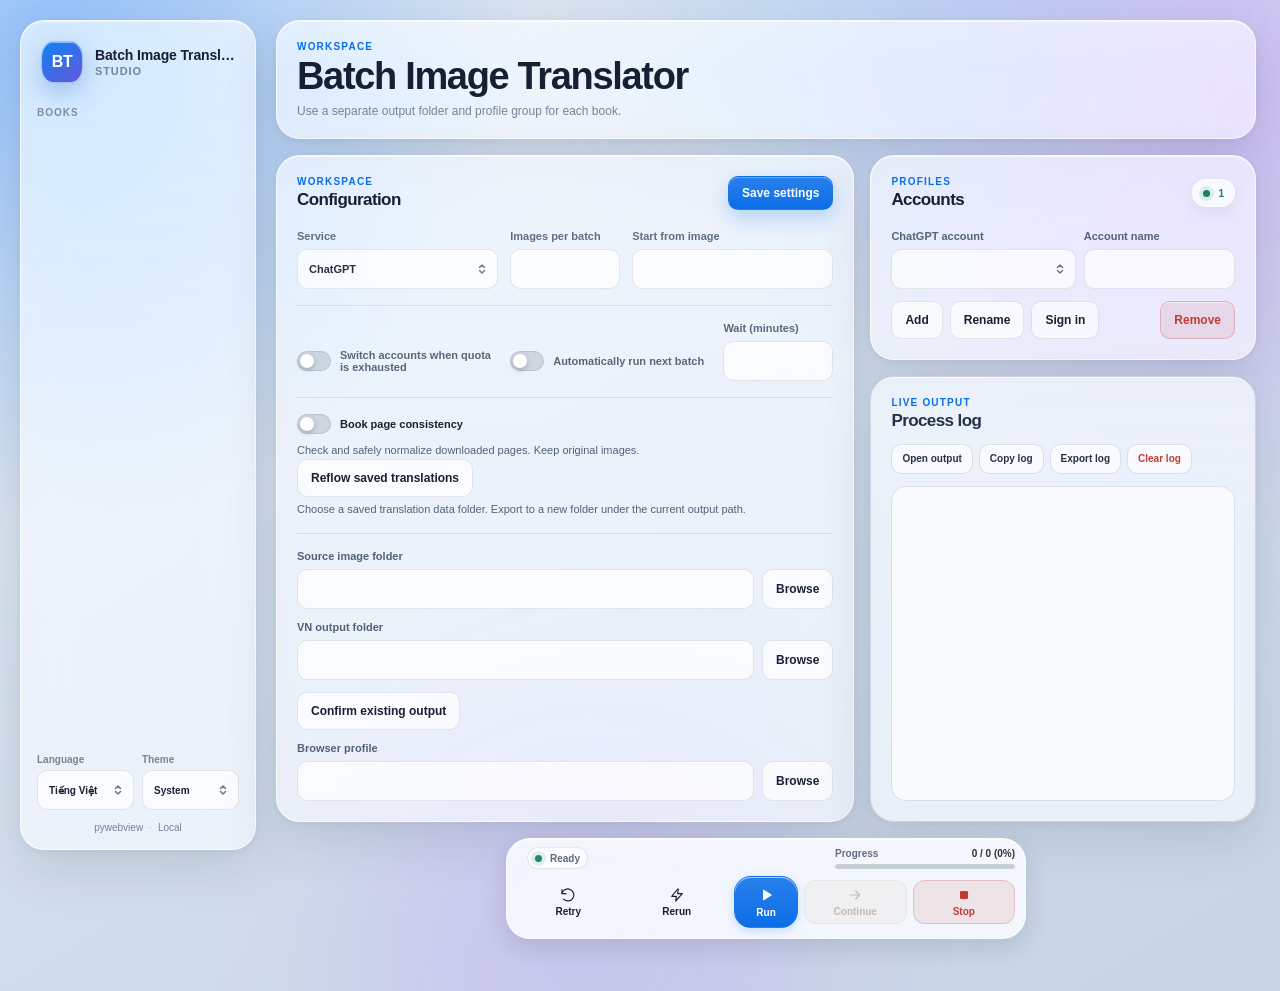
<file: ui/index.html>
<!doctype html>
<html lang="vi">
  <head>
    <meta charset="utf-8" />
    <meta name="viewport" content="width=device-width, initial-scale=1" />
    <meta name="color-scheme" content="light dark" />
    <title>ChatGPT Batch Translator Web</title>
    <link rel="stylesheet" href="styles.css" />
    <script src="app.js" defer></script>
  </head>
  <body>
    <div class="ambient ambient-one" aria-hidden="true"></div>
    <div class="ambient ambient-two" aria-hidden="true"></div>

    <header class="titlebar" role="banner">
      <div class="titlebar-spacer" aria-hidden="true"></div>
      <div class="titlebar-title" id="window-title">ChatGPT Batch Translator</div>
      <div class="window-controls traffic-lights titlebar-actions" data-window-drag="no">
        <button class="tl tl-minimize" type="button" aria-label="Minimize window" title="Thu nhỏ" data-action="minimize-window">
          <svg width="10" height="10" viewBox="0 0 10 10" fill="none" aria-hidden="true"><path d="M 0 5 L 10 5" stroke="currentColor" stroke-width="1" /></svg>
        </button>
        <button class="tl tl-zoom" type="button" aria-label="Maximize window" title="Phóng to" data-action="toggle-maximize-window">
          <svg class="icon-maximize" width="10" height="10" viewBox="0 0 10 10" fill="none" aria-hidden="true"><rect x="0.5" y="0.5" width="9" height="9" stroke="currentColor" stroke-width="1" /></svg>
          <svg class="icon-restore" width="10" height="10" viewBox="0 0 10 10" fill="none" aria-hidden="true" style="display: none;"><path d="M 2.5 2.5 V 0.5 H 9.5 V 7.5 H 7.5" stroke="currentColor" stroke-width="1" /><rect x="0.5" y="2.5" width="7" height="7" stroke="currentColor" stroke-width="1" /></svg>
        </button>
        <button class="tl tl-close" type="button" aria-label="Close window" title="Đóng" data-action="close-window">
          <svg width="10" height="10" viewBox="0 0 10 10" fill="none" aria-hidden="true"><path d="M 1 1 L 9 9 M 9 1 L 1 9" stroke="currentColor" stroke-width="1.1" /></svg>
        </button>
      </div>
      <span id="status" class="status-pill" hidden aria-hidden="true" style="display:none"><span class="status-dot" aria-hidden="true"></span><span class="status-copy">Connecting…</span></span>
    </header>

    <div class="shell">
      <aside class="glass sidebar">
        <div class="brand">
          <span class="brand-mark" aria-hidden="true">BT</span>
          <div class="brand-copy"><strong data-i18n="app_title">Batch Image Translator</strong><small>Studio</small></div>
        </div>

        <div class="sidebar-books">
          <p class="sidebar-label" data-i18n="books">Books</p>
          <div id="workflow-tabs" class="workflow-tabs" role="tablist" aria-orientation="vertical" aria-label="Bốn phiên dịch sách"></div>
        </div>

        <div class="sidebar-footer">
          <div class="sidebar-settings">
            <label><span data-i18n="language">Language</span><select id="language"><option value="vi">Tiếng Việt</option><option value="en">English</option></select></label>
            <label><span data-i18n="theme">Theme</span><select id="theme"><option value="system">System</option><option value="light">Light</option><option value="dark">Dark</option></select></label>
          </div>
          <div class="runtime-caption"><span id="backend">pywebview</span><span class="runtime-separator">·</span><span>Local</span></div>
        </div>
      </aside>

      <main id="workspace-top" class="workspace">
        <div class="glass workspace-header">
          <header class="topbar">
            <div><p class="eyebrow">Workspace</p><h1 data-i18n="app_title">Batch Image Translator</h1><p class="headline-caption" data-i18n="workflow_hint">Use a separate output folder and profile group for each book.</p></div>
          </header>

        </div>

        <div id="notice" class="notice hidden" role="alert"><span class="notice-icon" aria-hidden="true">!</span><span class="notice-copy"></span></div>

        <div id="workflow-panel" class="content-grid" role="tabpanel">
          <section id="configuration-card" class="glass card configuration-card">
            <div class="section-title"><div><p class="section-kicker">Workspace</p><h2 data-i18n="configuration">Configuration</h2></div><button id="save" class="button primary compact" type="button" data-i18n="save">Save settings</button></div>

            <div class="form-grid">
              <label class="field"><span data-i18n="service">Service</span><select id="service"><option value="chatgpt">ChatGPT</option><option value="gemini">Google Gemini</option></select></label>
              <label class="field"><span data-i18n="batch_size">Images per batch</span><input id="batch-size" inputmode="numeric" autocomplete="off" /></label>
              <label class="field"><span data-i18n="start_from">Start from image</span><input id="start-from" autocomplete="off" /></label>
            </div>

            <div class="setting-toggles">
              <label class="toggle-row"><input id="fallback" type="checkbox" /><span class="toggle" aria-hidden="true"></span><span data-i18n="account_fallback">Switch accounts when quota is exhausted</span></label>
              <label class="toggle-row"><input id="auto-next" type="checkbox" /><span class="toggle" aria-hidden="true"></span><span data-i18n="auto_next">Automatically run next batch</span></label>
              <label class="field delay-field"><span data-i18n="auto_next_delay">Wait (minutes)</span><input id="auto-delay" inputmode="decimal" autocomplete="off" /></label>
            </div>

            <div id="layout-settings" class="layout-settings">
              <label class="toggle-row"><input id="layout-consistency" type="checkbox" aria-describedby="layout-hint" /><span class="toggle" aria-hidden="true"></span><span data-i18n="layout_consistency">Book page consistency</span></label>
              <p id="layout-hint" class="layout-hint" data-i18n="layout_hint">Check and safely normalize downloaded pages. Keep original images.</p>
              <button id="full-reflow-saved" type="button" data-i18n="full_reflow_saved">Reflow saved translations</button>
              <p class="layout-hint" data-i18n="full_reflow_hint">Choose a saved translation data folder. Export to a new folder under the current output path.</p>
              <p id="full-reflow-status" class="layout-hint" role="status" aria-live="polite"></p>
              <div id="layout-profile-options" class="layout-profile-options hidden">
                <label class="field path-field"><span data-i18n="layout_profile">Layout profile (optional)</span><span class="input-action"><input id="layout-profile" data-placeholder="layout_profile_default" aria-describedby="layout-profile-hint" /><button id="layout-profile-browse" type="button" data-i18n="browse">Browse</button></span></label>
                <p id="layout-profile-hint" class="layout-hint" data-i18n="layout_profile_hint">Leave blank for 1600 × 2400 px. Save settings; applies to the next run.</p>
              </div>
            </div>

            <div class="paths">
              <label class="field path-field"><span data-i18n="source_folder">Source image folder</span><span class="input-action"><input id="source-folder" /><button type="button" data-folder="source" data-i18n="browse">Browse</button></span></label>
              <label class="field path-field"><span data-i18n="output_folder">VN output folder</span><span class="input-action"><input id="output-folder" /><button type="button" data-folder="output" data-i18n="browse">Browse</button></span></label>
              <button id="confirm-output" type="button" class="confirm-output" data-i18n="confirm_existing_output">Confirm existing output</button>
              <label class="field path-field"><span data-i18n="profile">Browser profile</span><span class="input-action"><input id="profile-folder" /><button type="button" data-folder="profile" data-i18n="browse">Browse</button></span></label>
            </div>
          </section>

          <section id="accounts-card" class="glass card accounts-card">
            <div class="section-title"><div><p class="section-kicker">Profiles</p><h2 data-i18n="accounts">Accounts</h2></div><span class="account-badge"><span class="context-dot"></span><span id="account-count">1</span></span></div>
            <div class="account-fields">
              <label class="field account-select-field"><span data-i18n="account">ChatGPT account</span><select id="account-select"></select></label>
              <label class="field"><span data-i18n="account_name">Account name</span><input id="account-name" data-placeholder="account_name" autocomplete="off" /></label>
            </div>
            <div class="account-actions"><button id="account-add" type="button" data-i18n="add">Add</button><button id="account-rename" type="button" data-i18n="rename">Rename</button><button id="account-login" class="button secondary" type="button" data-i18n="login">Sign in</button><button id="account-remove" class="button danger ghost-danger" type="button" data-i18n="remove">Remove</button></div>
          </section>

          <section class="glass log-card">
            <div class="section-title log-heading"><div><p class="section-kicker">Live output</p><h2 data-i18n="process_log">Process log</h2></div><div class="log-actions"><button id="open-output" type="button" data-i18n="open_output">Open output</button><button id="copy-log" type="button" data-i18n="copy_log">Copy log</button><button id="export-log" type="button" data-i18n="export_log">Export log</button><button id="clear-log" class="subtle-danger" type="button" data-i18n="clear_log">Clear log</button></div></div>
            <pre id="log" tabindex="0" aria-live="polite" aria-label="Process log"></pre>
          </section>
        </div>

        <section class="glass batch-dock" aria-labelledby="batch-dock-title">
          <div class="dock-summary">
            <div class="dock-identity">
              <h2 id="batch-dock-title" class="visually-hidden" data-i18n="actions">Actions</h2>
              <strong id="active-book" class="active-book"></strong>
              <span id="run-indicator" class="run-indicator"><span></span><span data-i18n="ready">Ready</span></span>
            </div>
            <div class="progress-block"><div class="progress-meta"><span data-i18n="progress">Progress</span><strong id="progress-text">0 / 0 (0%)</strong></div><progress id="progress" max="100" value="0" aria-label="Batch progress">0%</progress></div>
          </div>
          <div class="dock-actions">
            <div class="mode-actions">
              <button data-mode="retry" data-full-label="retry" class="button secondary" type="button"><span class="button-glyph" aria-hidden="true"><svg viewBox="0 0 24 24" fill="none" stroke="currentColor" stroke-width="1.7" stroke-linecap="round" stroke-linejoin="round"><path d="M3 10a9 9 0 1 1 2.3 8.1"/><path d="M3 4v6h6"/></svg></span><span data-i18n="retry_short">Retry</span></button>
              <button data-mode="force" data-full-label="force" class="button secondary" type="button"><span class="button-glyph" aria-hidden="true"><svg viewBox="0 0 24 24" fill="none" stroke="currentColor" stroke-width="1.7" stroke-linecap="round" stroke-linejoin="round"><path d="m13 3-9 11h7l-1 7 10-11h-7l1-7Z"/></svg></span><span data-i18n="force_short">Rerun</span></button>
              <button data-mode="main" data-full-label="main" class="button primary main-action" type="button"><span class="button-glyph" aria-hidden="true"><svg viewBox="0 0 24 24" fill="currentColor"><path d="M8 5.8a.8.8 0 0 1 1.2-.7l10 6.2a.8.8 0 0 1 0 1.4l-10 6.2A.8.8 0 0 1 8 18.2Z"/></svg></span><span data-i18n="main_short">Run</span></button>
            </div>
            <div class="intervention-actions"><button id="continue" data-full-label="continue" class="button warning" type="button" disabled><span class="button-glyph" aria-hidden="true"><svg viewBox="0 0 24 24" fill="none" stroke="currentColor" stroke-width="1.7" stroke-linecap="round" stroke-linejoin="round"><path d="M5 12h14m-6-6 6 6-6 6"/></svg></span><span data-i18n="continue_short">Continue</span></button><button id="stop" data-full-label="stop" class="button danger" type="button"><span class="button-glyph" aria-hidden="true"><svg viewBox="0 0 24 24" fill="currentColor"><rect x="6" y="6" width="12" height="12" rx="2"/></svg></span><span data-i18n="stop">Stop</span></button></div>
          </div>
          <div class="dock-alerts">
            <div id="manual-banner" class="manual state-banner hidden" role="alert"><span class="state-icon" aria-hidden="true">!</span><span data-i18n="manual_banner">Waiting for manual action.</span></div>
            <div id="auto-panel" class="auto-panel state-banner hidden"><span class="state-icon" aria-hidden="true">◷</span><span id="countdown"></span><div class="inline-actions"><button id="run-now" type="button" data-i18n="run_now">Run now</button><button id="cancel-auto" type="button" data-i18n="cancel_auto">Cancel</button></div></div>
          </div>
        </section>
      </main>
    </div>
  </body>
</html>
</file>
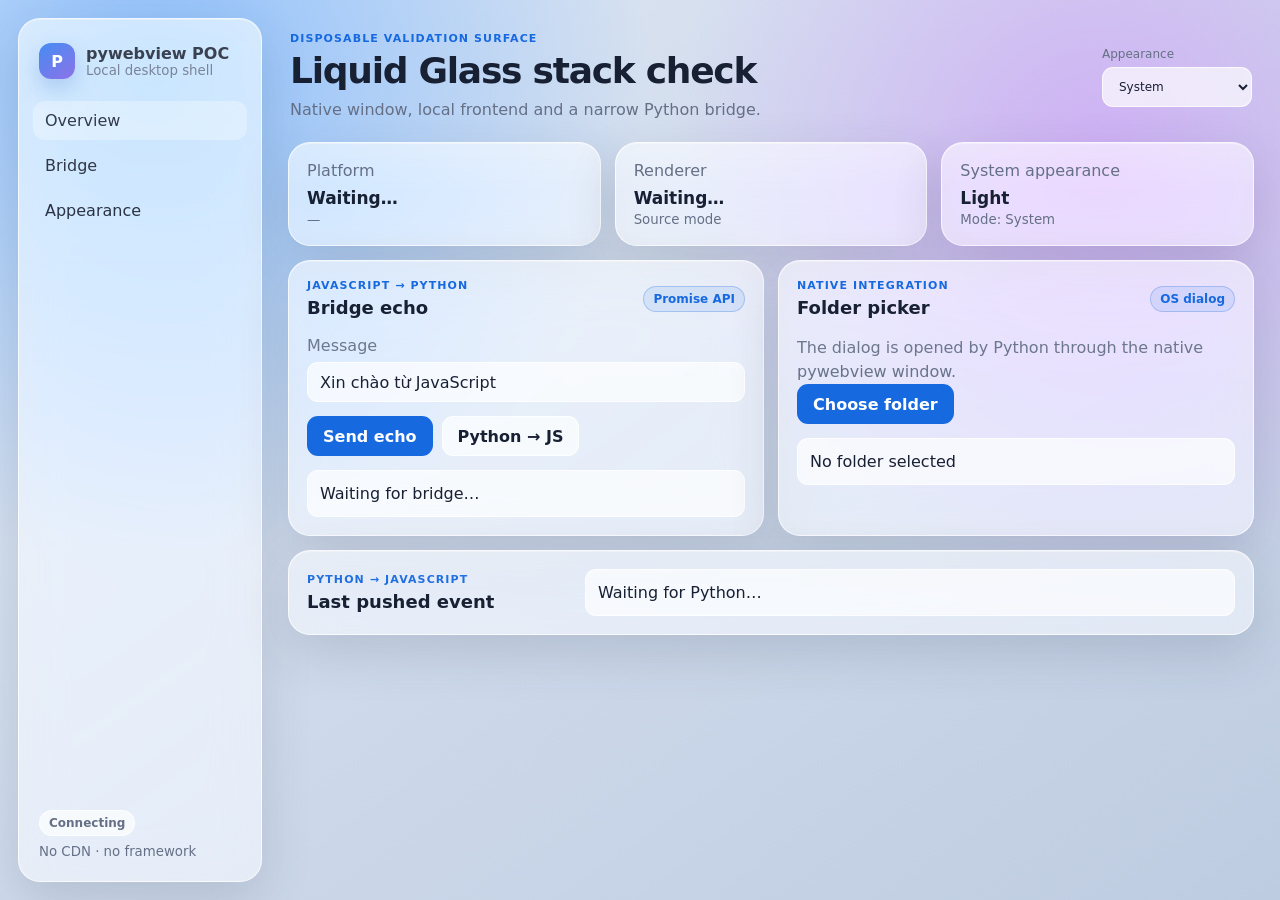
<file: poc/pywebview_ui/ui/index.html>
<!doctype html>
<html lang="en">
  <head>
    <meta charset="utf-8" />
    <meta name="viewport" content="width=device-width, initial-scale=1" />
    <meta name="color-scheme" content="light dark" />
    <title>pywebview Liquid Glass POC</title>
    <link rel="stylesheet" href="styles.css" />
    <script src="app.js" defer></script>
  </head>
  <body>
    <div class="app-shell">
      <aside class="glass sidebar" aria-label="POC navigation">
        <div class="brand">
          <span class="brand-mark" aria-hidden="true">P</span>
          <div>
            <strong>pywebview POC</strong>
            <small>Local desktop shell</small>
          </div>
        </div>

        <nav>
          <button class="nav-item active" type="button">Overview</button>
          <button class="nav-item" type="button">Bridge</button>
          <button class="nav-item" type="button">Appearance</button>
        </nav>

        <div class="sidebar-footer">
          <span id="status-badge" class="status-badge pending">Connecting</span>
          <small>No CDN · no framework</small>
        </div>
      </aside>

      <main>
        <header class="page-header">
          <div>
            <p class="eyebrow">Disposable validation surface</p>
            <h1>Liquid Glass stack check</h1>
            <p class="subtitle">Native window, local frontend and a narrow Python bridge.</p>
          </div>
          <label class="theme-control">
            <span>Appearance</span>
            <select id="theme-select">
              <option value="system">System</option>
              <option value="light">Light</option>
              <option value="dark">Dark</option>
            </select>
          </label>
        </header>

        <section class="metrics" aria-label="Runtime information">
          <article class="glass card">
            <span class="card-label">Platform</span>
            <strong id="platform-value">Waiting…</strong>
            <small id="machine-value">—</small>
          </article>
          <article class="glass card">
            <span class="card-label">Renderer</span>
            <strong id="renderer-value">Waiting…</strong>
            <small id="frozen-value">Source mode</small>
          </article>
          <article class="glass card">
            <span class="card-label">System appearance</span>
            <strong id="appearance-value">Detecting…</strong>
            <small id="theme-mode-value">Mode: System</small>
          </article>
        </section>

        <section class="content-grid">
          <article class="glass panel">
            <div class="panel-heading">
              <div>
                <p class="eyebrow">JavaScript → Python</p>
                <h2>Bridge echo</h2>
              </div>
              <span class="mini-badge">Promise API</span>
            </div>
            <label for="echo-input">Message</label>
            <input id="echo-input" value="Xin chào từ JavaScript" />
            <div class="button-row">
              <button id="echo-button" class="button primary" type="button">Send echo</button>
              <button id="python-js-button" class="button secondary" type="button">Python → JS</button>
            </div>
            <output id="echo-output" class="result">Waiting for bridge…</output>
          </article>

          <article class="glass panel">
            <div class="panel-heading">
              <div>
                <p class="eyebrow">Native integration</p>
                <h2>Folder picker</h2>
              </div>
              <span class="mini-badge">OS dialog</span>
            </div>
            <p class="helper">The dialog is opened by Python through the native pywebview window.</p>
            <button id="folder-button" class="button primary" type="button">Choose folder</button>
            <output id="folder-output" class="result path">No folder selected</output>
          </article>
        </section>

        <section class="glass event-panel">
          <div>
            <p class="eyebrow">Python → JavaScript</p>
            <h2>Last pushed event</h2>
          </div>
          <output id="python-event-output" class="result">Waiting for Python…</output>
        </section>
      </main>
    </div>
  </body>
</html>
</file>
<file: ui/styles.css>
:root {
  color-scheme: light;
  --bg-app: #dfe8f4;
  --bg-app-deep: #c7d4e4;
  --bg-sidebar: rgba(246, 249, 253, 0.6);
  --bg-panel: rgba(255, 255, 255, 0.58);
  --bg-panel-strong: rgba(250, 252, 255, 0.88);
  --bg-field: rgba(255, 255, 255, 0.7);
  --bg-control-hover: rgba(255, 255, 255, 0.92);
  --glass-border: rgba(255, 255, 255, 0.74);
  --glass-edge: rgba(255, 255, 255, 0.62);
  --divider: rgba(71, 85, 105, 0.14);
  --text-primary: #172033;
  --text-secondary: #536176;
  --text-muted: #778397;
  --accent: #0a6ee8;
  --accent-hover: #0061d2;
  --accent-soft: rgba(10, 110, 232, 0.11);
  --accent-contrast: #ffffff;
  --success: #168558;
  --success-soft: rgba(22, 133, 88, 0.12);
  --warning: #a66307;
  --warning-soft: rgba(226, 144, 24, 0.15);
  --danger: #c13b35;
  --danger-soft: rgba(193, 59, 53, 0.1);
  --log-bg: rgba(244, 248, 253, 0.76);
  --log-surface: rgba(255, 255, 255, 0.68);
  --log-border: rgba(71, 85, 105, 0.16);
  --log-control-bg: rgba(255, 255, 255, 0.62);
  --log-control-hover: rgba(255, 255, 255, 0.9);
  --log-edge: rgba(255, 255, 255, 0.72);
  --log-text: #253147;
  --log-muted: #66758a;
  --log-kicker: #0a6ee8;
  --log-scrollbar: rgba(83, 97, 118, 0.34);
  --focus-ring: rgba(10, 110, 232, 0.24);
  --radius-sm: 10px;
  --radius-md: 15px;
  --radius-lg: 24px;
  --shadow-panel: 0 18px 52px rgba(45, 62, 86, 0.14), 0 2px 8px rgba(45, 62, 86, 0.06);
  --shadow-control: 0 5px 14px rgba(42, 58, 82, 0.08);
  --blur-panel: 24px;
  --spacing-1: 4px;
  --spacing-2: 8px;
  --spacing-3: 12px;
  --spacing-4: 16px;
  --spacing-5: 20px;
  --spacing-6: 24px;
  --spacing-7: 32px;
  --sidebar-width: 236px;
  --transition-fast: 150ms ease;
  --transition-medium: 210ms ease;
}

.sidebar-books { flex-shrink: 0; margin-bottom: var(--spacing-4); }
.sidebar-books > .sidebar-label { margin-bottom: var(--spacing-2); }
.workflow-tabs { display: flex; flex-direction: column; gap: 8px; margin: 0; min-width: 0; }
.workflow-tabs .workflow-tab { flex: 0 0 auto; width: 100%; min-width: 0; min-height: 62px; height: auto; display: flex; flex-direction: column; align-items: flex-start; justify-content: center; gap: 4px; padding: 9px 12px; border: 1px solid var(--divider); border-radius: var(--radius-md); color: var(--text-secondary); background: var(--bg-panel); text-align: left; }
.workflow-tabs .workflow-tab strong { font-size: 14px; line-height: 1.3; }
.workflow-tabs .workflow-tab small { font-size: 12px; line-height: 1.3; font-weight: 500; }
.workflow-tab[aria-selected="true"] { border-color: var(--accent); background: var(--accent-soft); color: var(--text-primary); box-shadow: inset 0 -2px var(--accent); }
.workflow-tab small { width: 100%; overflow: hidden; text-overflow: ellipsis; white-space: nowrap; }
.workflow-tabs .workflow-tab .workflow-account, .workflow-tabs .workflow-tab .workflow-last-account { color: var(--text-secondary); font-size: 11px; }
.workflow-tab[data-attention="true"] .workflow-status { color: var(--warning); }
.confirm-output { justify-self: start; font-size: 12px; color: var(--text-secondary); }
.headline-caption { max-width: 72ch; }

:root[data-theme="dark"] {
  color-scheme: dark;
  --bg-app: #111722;
  --bg-app-deep: #080c13;
  --bg-sidebar: rgba(22, 29, 42, 0.72);
  --bg-panel: rgba(31, 40, 55, 0.64);
  --bg-panel-strong: rgba(31, 40, 55, 0.92);
  --bg-field: rgba(9, 14, 23, 0.64);
  --bg-control-hover: rgba(255, 255, 255, 0.1);
  --glass-border: rgba(255, 255, 255, 0.13);
  --glass-edge: rgba(255, 255, 255, 0.16);
  --divider: rgba(255, 255, 255, 0.1);
  --text-primary: #f2f6fc;
  --text-secondary: #b4bfd0;
  --text-muted: #8793a7;
  --accent: #65a7ff;
  --accent-hover: #82b8ff;
  --accent-soft: rgba(101, 167, 255, 0.14);
  --accent-contrast: #07111f;
  --success: #54d59b;
  --success-soft: rgba(84, 213, 155, 0.12);
  --warning: #f0b45c;
  --warning-soft: rgba(240, 180, 92, 0.14);
  --danger: #ff8d87;
  --danger-soft: rgba(255, 141, 135, 0.12);
  --log-bg: rgba(27, 36, 51, 0.78);
  --log-surface: rgba(17, 25, 38, 0.74);
  --log-border: rgba(255, 255, 255, 0.11);
  --log-control-bg: rgba(255, 255, 255, 0.07);
  --log-control-hover: rgba(255, 255, 255, 0.12);
  --log-edge: rgba(255, 255, 255, 0.1);
  --log-text: #e9f0fa;
  --log-muted: #9cabc0;
  --log-kicker: #7fb5ff;
  --log-scrollbar: rgba(180, 194, 214, 0.34);
  --focus-ring: rgba(101, 167, 255, 0.28);
  --shadow-panel: 0 22px 58px rgba(0, 0, 0, 0.34), 0 2px 10px rgba(0, 0, 0, 0.2);
  --shadow-control: 0 5px 16px rgba(0, 0, 0, 0.18);
}

@media (prefers-color-scheme: dark) {
  :root:not([data-theme="light"]) {
    color-scheme: dark;
    --bg-app: #111722;
    --bg-app-deep: #080c13;
    --bg-sidebar: rgba(22, 29, 42, 0.72);
    --bg-panel: rgba(31, 40, 55, 0.64);
    --bg-panel-strong: rgba(31, 40, 55, 0.92);
    --bg-field: rgba(9, 14, 23, 0.64);
    --bg-control-hover: rgba(255, 255, 255, 0.1);
    --glass-border: rgba(255, 255, 255, 0.13);
    --glass-edge: rgba(255, 255, 255, 0.16);
    --divider: rgba(255, 255, 255, 0.1);
    --text-primary: #f2f6fc;
    --text-secondary: #b4bfd0;
    --text-muted: #8793a7;
    --accent: #65a7ff;
    --accent-hover: #82b8ff;
    --accent-soft: rgba(101, 167, 255, 0.14);
    --accent-contrast: #07111f;
    --success: #54d59b;
    --success-soft: rgba(84, 213, 155, 0.12);
    --warning: #f0b45c;
    --warning-soft: rgba(240, 180, 92, 0.14);
    --danger: #ff8d87;
    --danger-soft: rgba(255, 141, 135, 0.12);
    --log-bg: rgba(27, 36, 51, 0.78);
    --log-surface: rgba(17, 25, 38, 0.74);
    --log-border: rgba(255, 255, 255, 0.11);
    --log-control-bg: rgba(255, 255, 255, 0.07);
    --log-control-hover: rgba(255, 255, 255, 0.12);
    --log-edge: rgba(255, 255, 255, 0.1);
    --log-text: #e9f0fa;
    --log-muted: #9cabc0;
    --log-kicker: #7fb5ff;
    --log-scrollbar: rgba(180, 194, 214, 0.34);
    --focus-ring: rgba(101, 167, 255, 0.28);
    --shadow-panel: 0 22px 58px rgba(0, 0, 0, 0.34), 0 2px 10px rgba(0, 0, 0, 0.2);
    --shadow-control: 0 5px 16px rgba(0, 0, 0, 0.18);
  }
}

* {
  box-sizing: border-box;
}

html {
  min-width: 0;
  min-height: 100%;
  scroll-behavior: smooth;
  scroll-padding-top: var(--workspace-scroll-offset, 38px);
  scroll-padding-bottom: var(--spacing-5);
}

body {
  min-width: 0;
  min-height: 100vh;
  margin: 0;
  overflow-x: hidden;
  color: var(--text-primary);
  background:
    radial-gradient(circle at 4% 4%, rgba(76, 156, 255, 0.5), transparent 30rem),
    radial-gradient(circle at 96% 10%, rgba(188, 126, 255, 0.34), transparent 28rem),
    linear-gradient(148deg, var(--bg-app), var(--bg-app-deep));
  font-family: -apple-system, BlinkMacSystemFont, "SF Pro Text", "Segoe UI Variable", "Segoe UI", sans-serif;
  -webkit-font-smoothing: antialiased;
}

button,
input,
select {
  font: inherit;
}

button,
select {
  cursor: pointer;
}

.ambient {
  position: fixed;
  width: 28rem;
  height: 28rem;
  border-radius: 50%;
  pointer-events: none;
  filter: blur(80px);
  opacity: 0.22;
}

.ambient-one {
  top: -15rem;
  right: 12%;
  background: #7ab7ff;
}

.ambient-two {
  bottom: -17rem;
  left: 28%;
  background: #b58bff;
}

.shell {
  position: relative;
  display: grid;
  grid-template-columns: var(--sidebar-width) minmax(0, 1fr);
  gap: var(--spacing-5);
  width: min(1500px, 100%);
  min-height: 100vh;
  margin: 0 auto;
  padding: var(--spacing-5);
}

.glass {
  position: relative;
  border: 1px solid var(--glass-border);
  background: var(--bg-panel);
  box-shadow: var(--shadow-panel), inset 0 1px 0 var(--glass-edge);
  -webkit-backdrop-filter: blur(var(--blur-panel)) saturate(145%);
  backdrop-filter: blur(var(--blur-panel)) saturate(145%);
}

.glass::before {
  position: absolute;
  inset: 0 0 auto;
  height: 42%;
  border-radius: inherit;
  background: linear-gradient(180deg, rgba(255, 255, 255, 0.11), transparent);
  content: "";
  pointer-events: none;
}

@supports not ((backdrop-filter: blur(1px)) or (-webkit-backdrop-filter: blur(1px))) {
  .glass {
    background: var(--bg-panel-strong);
  }
}

.sidebar {
  position: sticky;
  top: var(--spacing-5);
  display: flex;
  flex-direction: column;
  align-self: start;
  min-width: 0;
  height: calc(100vh - 70px);
  min-height: 0;
  padding: var(--spacing-4);
  overflow-x: hidden;
  overflow-y: auto;
  border-radius: var(--radius-lg);
}

.sidebar > * { flex-shrink: 0; }

.brand {
  position: relative;
  display: flex;
  align-items: center;
  gap: var(--spacing-3);
  min-width: 0;
  padding: var(--spacing-1) var(--spacing-1) var(--spacing-6);
}

.brand-mark {
  display: grid;
  flex: 0 0 42px;
  width: 42px;
  height: 42px;
  place-items: center;
  border: 1px solid rgba(255, 255, 255, 0.56);
  border-radius: 13px;
  color: #ffffff;
  background: linear-gradient(145deg, #1181f2, #6159df);
  box-shadow: 0 9px 24px rgba(36, 101, 210, 0.3), inset 0 1px 0 rgba(255, 255, 255, 0.45);
  font-weight: 760;
  letter-spacing: -0.03em;
}

.brand-copy {
  min-width: 0;
}

.brand-copy strong,
.brand-copy small {
  display: block;
  overflow: hidden;
  text-overflow: ellipsis;
  white-space: nowrap;
}

.brand-copy strong {
  font-size: 14px;
  letter-spacing: -0.01em;
}

.brand-copy small {
  margin-top: 2px;
  color: var(--text-muted);
  font-size: 11px;
  font-weight: 650;
  letter-spacing: 0.08em;
  text-transform: uppercase;
}

.sidebar-label {
  margin: 0;
  color: var(--text-muted);
  font-size: 10px;
  font-weight: 720;
  letter-spacing: 0.1em;
  text-transform: uppercase;
}

.context-dot,
.status-dot,
.run-indicator > span:first-child {
  flex: 0 0 auto;
  width: 7px;
  height: 7px;
  border-radius: 50%;
  background: var(--success);
  box-shadow: 0 0 0 4px var(--success-soft);
}

.sidebar-footer {
  position: relative;
  margin-top: auto;
  padding-top: var(--spacing-4);
}

.sidebar-settings {
  display: grid;
  grid-template-columns: 1fr 1fr;
  gap: var(--spacing-2);
}

.sidebar-settings label {
  display: grid;
  min-width: 0;
  gap: 5px;
  color: var(--text-muted);
  font-size: 10px;
  font-weight: 650;
}

.runtime-caption {
  display: flex;
  align-items: center;
  justify-content: center;
  gap: 6px;
  padding-top: var(--spacing-3);
  color: var(--text-muted);
  font-size: 10px;
}

.runtime-separator {
  opacity: 0.55;
}

.workspace {
  min-width: 0;
  padding: var(--spacing-3) var(--spacing-1) var(--spacing-7) 0;
}

.workspace-header {
  margin-top: -12px;
  margin-bottom: var(--spacing-4);
  padding: var(--spacing-5);
  border-radius: var(--radius-lg);
}

.topbar {
  position: relative;
  display: flex;
  min-width: 0;
  align-items: center;
  justify-content: space-between;
  gap: var(--spacing-5);
  padding: 0;
}

.eyebrow,
.section-kicker,
.headline-caption {
  margin: 0;
}

.eyebrow,
.section-kicker {
  color: var(--accent);
  font-size: 10px;
  font-weight: 760;
  letter-spacing: 0.12em;
  text-transform: uppercase;
}

h1,
h2 {
  margin: 0;
  color: var(--text-primary);
  letter-spacing: -0.035em;
}

h1 {
  margin-top: 4px;
  font-size: clamp(27px, 3vw, 38px);
  line-height: 1.08;
}

h2 {
  margin-top: 3px;
  font-size: 17px;
  line-height: 1.2;
}

.headline-caption {
  margin-top: 7px;
  color: var(--text-muted);
  font-size: 12px;
}

.status-pill,
.run-indicator,
.account-badge {
  display: inline-flex;
  align-items: center;
  gap: var(--spacing-2);
  border: 1px solid var(--glass-border);
  border-radius: 999px;
  background: var(--bg-panel-strong);
  box-shadow: var(--shadow-control), inset 0 1px 0 var(--glass-edge);
}

.status-pill {
  max-width: min(420px, 42vw);
  min-height: 38px;
  padding: 0 14px;
  color: var(--text-secondary);
  font-size: 12px;
  font-weight: 650;
}

.status-copy {
  overflow: hidden;
  text-overflow: ellipsis;
  white-space: nowrap;
}

.content-grid {
  display: grid;
  grid-template-columns: minmax(0, 1.35fr) minmax(290px, 0.9fr);
  grid-template-rows: max-content minmax(0, 1fr);
  gap: var(--spacing-4);
  min-width: 0;
}

.configuration-card {
  grid-column: 1;
  grid-row: 1 / span 2;
}

.card,
.log-card {
  min-width: 0;
  border-radius: var(--radius-lg);
}

.card {
  padding: var(--spacing-5);
}

.section-title {
  position: relative;
  display: flex;
  min-width: 0;
  align-items: center;
  justify-content: space-between;
  gap: var(--spacing-4);
  margin-bottom: var(--spacing-5);
}

.field {
  display: grid;
  min-width: 0;
  gap: 7px;
  color: var(--text-secondary);
  font-size: 11px;
  font-weight: 650;
}

.form-grid {
  display: grid;
  grid-template-columns: minmax(0, 1fr) minmax(110px, 0.5fr) minmax(0, 1fr);
  gap: var(--spacing-3);
}

input,
select,
button {
  min-width: 0;
  outline: none;
}

input,
select {
  width: 100%;
  min-height: 40px;
  border: 1px solid var(--divider);
  border-radius: var(--radius-sm);
  color: var(--text-primary);
  background: var(--bg-field);
  box-shadow: inset 0 1px 0 var(--glass-edge);
  appearance: none;
  transition: border-color var(--transition-fast), box-shadow var(--transition-fast), background var(--transition-fast);
}

input {
  padding: 0 12px;
  text-overflow: ellipsis;
}

select {
  padding: 0 30px 0 11px;
  background-image:
    linear-gradient(45deg, transparent 50%, var(--text-muted) 50%),
    linear-gradient(135deg, var(--text-muted) 50%, transparent 50%);
  background-position:
    calc(100% - 14px) calc(50% - 2px),
    calc(100% - 10px) calc(50% - 2px);
  background-repeat: no-repeat;
  background-size: 4px 4px, 4px 4px;
}

input:hover,
select:hover {
  border-color: color-mix(in srgb, var(--accent) 24%, var(--divider));
}

input:focus,
select:focus,
button:focus-visible,
#log:focus-visible {
  border-color: var(--accent);
  box-shadow: 0 0 0 4px var(--focus-ring);
}

.setting-toggles {
  display: grid;
  grid-template-columns: minmax(0, 1fr) minmax(0, 1fr) 110px;
  gap: var(--spacing-3);
  align-items: end;
  margin-top: var(--spacing-4);
  padding: var(--spacing-4) 0;
  border-top: 1px solid var(--divider);
  border-bottom: 1px solid var(--divider);
}

.toggle-row {
  display: flex;
  min-width: 0;
  min-height: 40px;
  align-items: center;
  gap: 9px;
  color: var(--text-secondary);
  font-size: 11px;
  font-weight: 650;
  cursor: pointer;
}

.toggle-row input {
  position: absolute;
  width: 1px;
  height: 1px;
  opacity: 0;
  pointer-events: none;
}

.toggle {
  position: relative;
  flex: 0 0 34px;
  width: 34px;
  height: 20px;
  border: 1px solid var(--divider);
  border-radius: 999px;
  background: color-mix(in srgb, var(--text-muted) 26%, transparent);
  transition: background var(--transition-fast), border-color var(--transition-fast);
}

.toggle::after {
  position: absolute;
  top: 2px;
  left: 2px;
  width: 14px;
  height: 14px;
  border-radius: 50%;
  background: #ffffff;
  box-shadow: 0 2px 5px rgba(20, 30, 45, 0.25);
  content: "";
  transition: transform var(--transition-medium);
}

.toggle-row input:checked + .toggle {
  border-color: var(--accent);
  background: var(--accent);
}

.toggle-row input:checked + .toggle::after {
  transform: translateX(14px);
}

.toggle-row input:focus-visible + .toggle {
  box-shadow: 0 0 0 4px var(--focus-ring);
}

.layout-settings {
  margin-top: var(--spacing-3);
  padding-bottom: var(--spacing-3);
  border-bottom: 1px solid var(--divider);
}

.layout-settings > .toggle-row {
  min-height: 28px;
  color: var(--text-primary);
}

.layout-hint {
  margin: 4px 0 0;
  color: var(--text-secondary);
  font-size: 11px;
  line-height: 1.5;
}

.layout-profile-options {
  display: grid;
  gap: var(--spacing-2);
  margin-top: var(--spacing-3);
}

.paths {
  display: grid;
  gap: var(--spacing-3);
  margin-top: var(--spacing-4);
}

.input-action {
  display: grid;
  grid-template-columns: minmax(0, 1fr) auto;
  gap: var(--spacing-2);
  min-width: 0;
}

button:not(.tl),
.button {
  min-height: 38px;
  padding: 0 13px;
  border: 1px solid var(--divider);
  border-radius: var(--radius-sm);
  color: var(--text-primary);
  background: var(--bg-field);
  box-shadow: inset 0 1px 0 var(--glass-edge);
  font-size: 12px;
  font-weight: 680;
  transition: transform var(--transition-fast), color var(--transition-fast), background var(--transition-fast), border-color var(--transition-fast), box-shadow var(--transition-fast), opacity var(--transition-fast);
}

button:not(.tl):hover:not(:disabled) {
  border-color: color-mix(in srgb, var(--accent) 22%, var(--divider));
  background: var(--bg-control-hover);
  transform: translateY(-1px);
}

button:not(.tl):active:not(:disabled) {
  transform: translateY(0) scale(0.985);
}

button:not(.tl):disabled {
  cursor: not-allowed;
  opacity: 0.42;
  filter: saturate(0.45);
}

.button.primary {
  border-color: transparent;
  color: var(--accent-contrast);
  background: linear-gradient(180deg, color-mix(in srgb, var(--accent) 88%, white), var(--accent));
  box-shadow: 0 8px 20px color-mix(in srgb, var(--accent) 25%, transparent), inset 0 1px 0 rgba(255, 255, 255, 0.3);
}

.button.primary:hover:not(:disabled) {
  border-color: transparent;
  background: linear-gradient(180deg, var(--accent-hover), color-mix(in srgb, var(--accent-hover) 84%, black));
}

.button.compact {
  min-height: 34px;
}

.button.secondary {
  background: color-mix(in srgb, var(--bg-field) 88%, transparent);
}

.button.warning {
  border-color: color-mix(in srgb, var(--warning) 30%, transparent);
  color: var(--warning);
  background: var(--warning-soft);
}

.button.danger,
.subtle-danger {
  border-color: color-mix(in srgb, var(--danger) 26%, transparent);
  color: var(--danger);
  background: var(--danger-soft);
}

.mode-actions {
  display: grid;
  grid-template-columns: 1fr 1fr;
  gap: var(--spacing-2);
}

.main-action {
  grid-column: 1 / -1;
  min-height: 46px;
  font-size: 13px;
}

.button-glyph {
  margin-right: 7px;
  font-size: 11px;
}

.intervention-actions {
  display: grid;
  grid-template-columns: minmax(0, 1fr) auto;
  gap: var(--spacing-2);
  margin-top: var(--spacing-2);
}

.run-indicator,
.account-badge {
  min-height: 28px;
  padding: 0 10px;
  color: var(--success);
  font-size: 10px;
  font-weight: 720;
}

body.is-running .run-indicator > span:first-child,
body.is-running .status-dot {
  background: var(--accent);
  box-shadow: 0 0 0 4px var(--accent-soft);
}

body.is-running .run-indicator {
  color: var(--accent);
}

.state-banner,
.notice {
  border-radius: var(--radius-sm);
  font-size: 12px;
  line-height: 1.45;
}

.state-banner {
  display: flex;
  align-items: center;
  gap: var(--spacing-2);
  margin-top: var(--spacing-3);
  padding: 10px 11px;
}

.state-icon,
.notice-icon {
  display: grid;
  flex: 0 0 22px;
  width: 22px;
  height: 22px;
  place-items: center;
  border-radius: 50%;
  font-size: 11px;
  font-weight: 800;
}

.manual {
  border: 1px solid color-mix(in srgb, var(--warning) 34%, transparent);
  color: var(--warning);
  background: var(--warning-soft);
}

.manual .state-icon {
  color: var(--bg-app-deep);
  background: var(--warning);
}

.auto-panel {
  display: grid;
  grid-template-columns: auto minmax(0, 1fr);
  border: 1px solid color-mix(in srgb, var(--accent) 24%, transparent);
  color: var(--text-secondary);
  background: var(--accent-soft);
}

.auto-panel .state-icon {
  color: var(--accent-contrast);
  background: var(--accent);
}

.auto-panel #countdown {
  min-width: 0;
}

.inline-actions {
  display: flex;
  flex: 0 0 auto;
  grid-column: 2;
  gap: 6px;
}

.inline-actions button {
  min-height: 30px;
  padding: 0 9px;
  font-size: 10px;
}

.progress-block {
  margin-top: var(--spacing-5);
  padding-top: var(--spacing-4);
  border-top: 1px solid var(--divider);
}

.progress-meta {
  display: flex;
  align-items: center;
  justify-content: space-between;
  gap: var(--spacing-3);
  margin-bottom: 9px;
  color: var(--text-muted);
  font-size: 11px;
  font-weight: 650;
}

.progress-meta strong {
  color: var(--text-primary);
  font-size: 11px;
  font-variant-numeric: tabular-nums;
}

progress {
  display: block;
  width: 100%;
  height: 8px;
  overflow: hidden;
  border: 0;
  border-radius: 999px;
  color: var(--accent);
  background: var(--divider);
  appearance: none;
}

progress::-webkit-progress-bar {
  border-radius: 999px;
  background: var(--divider);
}

progress::-webkit-progress-value {
  border-radius: 999px;
  background: linear-gradient(90deg, var(--accent), color-mix(in srgb, var(--accent) 58%, #a887ff));
  transition: width var(--transition-medium);
}

.accounts-card {
  grid-column: 2;
  grid-row: 1;
  align-self: start;
}

.account-fields {
  display: grid;
  grid-template-columns: minmax(0, 1fr) minmax(0, 0.82fr);
  gap: var(--spacing-2);
}

.account-actions {
  display: flex;
  flex-wrap: wrap;
  gap: 7px;
  margin-top: var(--spacing-3);
}

.account-actions .ghost-danger {
  margin-left: auto;
}

.log-card {
  display: flex;
  flex-direction: column;
  grid-column: 2;
  grid-row: 2;
  min-height: 0;
  padding: var(--spacing-5);
  border: 1px solid var(--log-border);
  color: var(--log-text);
  background: var(--log-bg);
  box-shadow: var(--shadow-panel), inset 0 1px 0 var(--log-edge);
}

.content-grid:has(.accounts-card.hidden) .log-card {
  grid-row: 1 / span 2;
}

.log-card h2 {
  color: var(--log-text);
}

.log-card .section-kicker {
  color: var(--log-kicker);
}

.log-heading {
  flex-direction: column;
  flex-shrink: 0;
  align-items: flex-start;
  gap: var(--spacing-3);
  margin-bottom: var(--spacing-3);
}

.log-actions {
  display: flex;
  flex-wrap: wrap;
  justify-content: flex-start;
  gap: 6px;
}

.log-actions button {
  min-height: 30px;
  padding: 0 10px;
  border-color: var(--log-border);
  color: var(--log-text);
  background: var(--log-control-bg);
  box-shadow: inset 0 1px 0 var(--log-edge);
  font-size: 10px;
}

.log-actions button:hover:not(:disabled) {
  border-color: color-mix(in srgb, var(--accent) 28%, var(--log-border));
  background: var(--log-control-hover);
}

.log-actions .subtle-danger {
  color: var(--danger);
}

#log {
  /* Incoming text must scroll inside the panel without expanding the grid. */
  contain: size;
  flex: 1;
  min-width: 0;
  height: 0;
  min-height: 160px;
  margin: 0;
  padding: var(--spacing-4);
  overflow: auto;
  border: 1px solid var(--log-border);
  border-radius: var(--radius-md);
  color: var(--log-text);
  background: var(--log-surface);
  font: 12px/1.58 "SFMono-Regular", "Cascadia Mono", Consolas, monospace;
  overflow-wrap: anywhere;
  scrollbar-color: var(--log-scrollbar) transparent;
  tab-size: 2;
  white-space: pre-wrap;
}

.notice {
  display: flex;
  align-items: center;
  gap: var(--spacing-2);
  margin-bottom: var(--spacing-4);
  padding: 11px 13px;
  border: 1px solid color-mix(in srgb, var(--danger) 28%, transparent);
  color: var(--danger);
  background: color-mix(in srgb, var(--danger-soft) 82%, var(--bg-panel-strong));
  box-shadow: var(--shadow-control);
}

.notice-icon {
  color: #ffffff;
  background: var(--danger);
}

.hidden {
  display: none !important;
}

@media (max-width: 1080px) {
  :root {
    --sidebar-width: 210px;
  }

  .content-grid {
    grid-template-columns: minmax(0, 1fr);
    grid-template-rows: none;
  }

  .configuration-card,
  .accounts-card,
  .log-card,
  .content-grid:has(.accounts-card.hidden) .log-card {
    grid-column: 1;
    grid-row: auto;
  }

  #log {
    flex: auto;
    height: 280px;
    min-height: 230px;
    max-height: 390px;
  }

}

@media (max-width: 760px) {
  .shell {
    grid-template-columns: minmax(0, 1fr);
    padding: var(--spacing-3);
  }

  .sidebar {
    position: relative;
    top: auto;
    height: auto;
    min-height: auto;
  }

  .sidebar-footer {
    display: flex;
    align-items: end;
    gap: var(--spacing-4);
  }

  .sidebar-settings {
    flex: 1;
  }

  .runtime-caption {
    flex: 0 0 auto;
    padding-bottom: 11px;
  }

  .workspace {
    padding: var(--spacing-2) 0 var(--spacing-5);
  }

  .topbar {
    align-items: flex-start;
  }

  .status-pill {
    max-width: 44vw;
  }

  .form-grid,
  .setting-toggles,
  .account-fields {
    grid-template-columns: minmax(0, 1fr);
  }

  .delay-field {
    width: 140px;
  }
}

@media (max-width: 520px) {
  .topbar,
  .section-title,
  .log-heading {
    align-items: flex-start;
    flex-direction: column;
  }

  .status-pill {
    max-width: 100%;
  }

  .mode-actions,
  .intervention-actions {
    grid-template-columns: minmax(0, 1fr);
  }

  .main-action {
    grid-column: auto;
  }

  .input-action {
    grid-template-columns: minmax(0, 1fr);
  }

  .account-actions .ghost-danger {
    margin-left: 0;
  }

  .log-actions {
    justify-content: flex-start;
  }
}

@media (prefers-reduced-motion: reduce) {
  *,
  *::before,
  *::after {
    scroll-behavior: auto !important;
    transition-duration: 0.001ms !important;
    animation-duration: 0.001ms !important;
  }
}

@media (prefers-reduced-transparency: reduce) {
  .glass {
    background: var(--bg-panel-strong);
    -webkit-backdrop-filter: none;
    backdrop-filter: none;
  }
}

/* =================================================================
 * Mac OS Aqua Pass — chrome, traffic lights, button & logo polish
 * ================================================================= */

/* Reserve space for the fixed custom titlebar so the .shell starts below it. */
body {
  padding-top: 38px;
  text-rendering: optimizeLegibility;
  font-feature-settings: "ss01", "cv11";
}

/* ----- Custom titlebar ---------------------------------------------- */
.titlebar {
  touch-action: none; /* Reserve this strip for window movement, not page panning. */
  -webkit-user-select: none;
  -webkit-touch-callout: none;
  position: fixed;
  top: 0; left: 0; right: 0;
  z-index: 1000;
  display: grid;
  grid-template-columns: 138px 1fr 138px;
  align-items: stretch;
  height: 38px;
  padding: 0;
  background: linear-gradient(180deg,
              color-mix(in srgb, var(--bg-panel-strong) 78%, transparent),
              color-mix(in srgb, var(--bg-panel-strong) 56%, transparent));
  -webkit-backdrop-filter: blur(28px) saturate(180%);
  backdrop-filter: blur(28px) saturate(180%);
  border-bottom: 1px solid var(--divider);
  user-select: none;
}

.titlebar-title {
  display: flex;
  align-items: center;
  justify-content: center;
  text-align: center;
  font: 600 12.5px/1 -apple-system, BlinkMacSystemFont, "Segoe UI Variable", "Segoe UI", sans-serif;
  letter-spacing: 0.005em;
  color: var(--text-secondary);
  pointer-events: none; /* let easy_drag drag through the title text */
}

.titlebar-actions {
  display: flex;
  justify-content: flex-end;
  align-items: stretch;
  height: 100%;
}

/* Compact status pill when it lives in the titlebar. */
.titlebar .status-pill {
  min-height: 26px;
  padding: 0 10px;
  font-size: 11px;
}

.titlebar-spacer {
  height: 100%;
}

/* ----- Window controls (Windows 11 caption buttons) ---------------- */
.traffic-lights {
  display: flex;
  align-items: stretch;
  justify-content: flex-end;
  gap: 0;
  margin: 0;
  padding: 0;
  height: 100%;
}

.traffic-lights .tl {
  width: 46px;
  height: 100%;
  min-width: 46px;
  max-width: 46px;
  min-height: 100%;
  max-height: 100%;
  aspect-ratio: auto;
  padding: 0;
  margin: 0;
  border: 0;
  border-radius: 0;
  cursor: pointer;
  position: relative;
  box-sizing: border-box;
  flex: 0 0 46px;
  display: inline-flex;
  align-items: center;
  justify-content: center;
  line-height: 1;
  background: transparent;
  color: var(--text-primary);
  transform: none;
  box-shadow: none;
  transition: background-color 100ms ease, color 100ms ease;
  -webkit-appearance: none;
  appearance: none;
}

.traffic-lights .tl svg {
  display: block;
  pointer-events: none;
}

/* Hover & Active states for Minimize & Maximize/Restore */
.traffic-lights .tl-minimize:hover:not(:disabled),
.traffic-lights .tl-zoom:hover:not(:disabled) {
  background: color-mix(in srgb, currentColor 9%, transparent);
  color: var(--text-primary);
  transform: none;
  filter: none;
}

.traffic-lights .tl-minimize:active:not(:disabled),
.traffic-lights .tl-zoom:active:not(:disabled) {
  background: color-mix(in srgb, currentColor 18%, transparent);
  color: var(--text-primary);
  transform: none;
  filter: none;
}

/* Close button - Windows 11 Fluent Red */
.traffic-lights .tl-close:hover:not(:disabled) {
  background: #c42b1c;
  color: #ffffff;
  transform: none;
  filter: none;
}

.traffic-lights .tl-close:active:not(:disabled) {
  background: #b22216;
  color: #ffffff;
  transform: none;
  filter: none;
}

.traffic-lights .tl:focus-visible {
  outline: 1px solid var(--focus-ring);
  outline-offset: -1px;
}

/* Maximize vs Restore state icon toggle */
.traffic-lights .tl svg.icon-restore {
  display: none !important;
}

body.is-maximized .traffic-lights .tl svg.icon-maximize {
  display: none !important;
}

body.is-maximized .traffic-lights .tl svg.icon-restore {
  display: block !important;
}

/* ----- Brand mark squircle (macOS Big Sur+ app icon shape) ---------- */
.brand-mark {
  border-radius: 28% / 38%;
}

/* ----- Topbar within .workspace -------------------------------------- */
/* The page hero no longer carries the status pill (moved into the
   titlebar), so we let it breathe with a touch more vertical rhythm. */
.topbar {
  align-items: flex-end;
}

/* ----- Action buttons: nudge toward Aqua proportions --------------- */
/* Slightly slimmer "Run new batch" button — less jumbo, more Mac. */
.main-action {
  min-height: 38px;
  font-size: 12.5px;
  letter-spacing: 0.005em;
}

.main-action .button-glyph { margin-right: 8px; font-size: 11px; }

/* ----- Status dot pulse (idle ↔ running) --------------------------- */
@keyframes macos-status-pulse {
  0%   { box-shadow: 0 0 0 0   var(--accent-soft); }
  70%  { box-shadow: 0 0 0 6px color-mix(in srgb, var(--accent) 0%, transparent); }
  100% { box-shadow: 0 0 0 0   color-mix(in srgb, var(--accent) 0%, transparent); }
}

body.is-running .status-dot {
  animation: macos-status-pulse 1.6s ease-out infinite;
}

/* Tabular numerals where numbers matter. */
#progress-text,
.status-pill .status-copy,
.run-indicator,
.account-badge {
  font-variant-numeric: tabular-nums;
  font-feature-settings: "tnum";
}

/* ----- Select chevron: macOS popup double-chevron dropdown button ----- */
select {
  background-image: url("[data-uri]");
  background-repeat: no-repeat;
  background-position: right 11px center;
  background-size: 8px 12px;
  padding-right: 30px;
}

:root[data-theme="dark"] select {
  background-image: url("[data-uri]");
}

@media (prefers-color-scheme: dark) {
  :root:not([data-theme="light"]) select {
    background-image: url("[data-uri]");
  }
}

/* ----- Subtle scrollbar polish -------------------------------------- */
*::-webkit-scrollbar { width: 10px; height: 10px; }
*::-webkit-scrollbar-thumb {
  background: color-mix(in srgb, var(--text-muted) 35%, transparent);
  border-radius: 999px;
  border: 2px solid transparent;
  background-clip: padding-box;
}
*::-webkit-scrollbar-thumb:hover {
  background: color-mix(in srgb, var(--text-muted) 55%, transparent);
  background-clip: padding-box;
}
*::-webkit-scrollbar-track { background: transparent; }

/* When running inside pywebview with frameless=False fallback (older
   test harnesses), hide our custom titlebar to avoid double chrome. */
body.no-custom-chrome .titlebar { display: none; }
body.no-custom-chrome { padding-top: 0; }

/* Restore Liquid Glass on Windows using the shared light/dark surface tokens.
   Limit blur to the panels: keep the ambient layers hidden and the fixed
   titlebar painted so scrolling does not stack its blur over the panel blur.
   The body gradients provide a static backdrop; controls and log text do not
   add nested filters. Reduced-transparency and unsupported-filter fallbacks
   above still apply. */
body.windows-webview { --blur-panel: 16px; }
body.windows-webview .ambient { display: none; }
body.windows-webview .titlebar {
  -webkit-backdrop-filter: none;
  backdrop-filter: none;
  background: linear-gradient(180deg, var(--bg-panel-strong), var(--bg-panel));
}

/* Compact batch controls follow the workspace cards in normal document flow. */
.visually-hidden {
  position: absolute;
  width: 1px;
  height: 1px;
  padding: 0;
  overflow: hidden;
  clip: rect(0, 0, 0, 0);
  white-space: nowrap;
  border: 0;
}

.batch-dock {
  width: min(520px, 100%);
  margin: var(--spacing-4) auto 0;
  padding: 8px 10px 10px;
  border-color: var(--glass-border);
  border-radius: 24px;
  color: var(--text-primary);
  background: var(--bg-panel-strong);
  box-shadow: 0 8px 24px color-mix(in srgb, var(--text-primary) 14%, transparent), inset 0 1px 0 var(--glass-edge);
}

.dock-summary {
  display: grid;
  grid-template-columns: minmax(0, 1fr) minmax(140px, 180px);
  align-items: center;
  gap: 12px;
  min-width: 0;
}

.dock-identity {
  display: flex;
  flex-wrap: wrap;
  align-items: center;
  gap: 6px 10px;
  min-width: 0;
}

.active-book {
  min-width: 0;
  color: var(--text-primary);
  font-size: 11px;
  white-space: nowrap;
}

.batch-dock .run-indicator {
  min-width: 0;
  max-width: min(220px, 100%);
  min-height: 22px;
  padding: 0 7px;
  border-color: var(--divider);
  color: var(--text-secondary);
  background: var(--bg-field);
  box-shadow: none;
  font-size: 10px;
}

.batch-dock .run-indicator > span:last-child {
  overflow: hidden;
  text-overflow: ellipsis;
  white-space: nowrap;
}

.batch-dock .run-indicator.active { color: var(--accent); }

.batch-dock .progress-block {
  margin: 0;
  padding: 0;
  border: 0;
}

.batch-dock .progress-meta { margin-bottom: 5px; color: var(--text-secondary); font-size: 10px; }
.batch-dock .progress-meta strong { color: var(--text-primary); font-size: 10px; }
.batch-dock progress,
.batch-dock progress::-webkit-progress-bar { height: 5px; background: var(--divider); }

.dock-actions {
  display: grid;
  grid-template-columns: repeat(2, minmax(44px, 1fr)) 64px repeat(2, minmax(44px, 1fr));
  align-items: center;
  gap: 6px;
  margin-top: 7px;
}

.batch-dock .mode-actions,
.batch-dock .intervention-actions {
  display: contents;
}

.batch-dock [data-mode="retry"] { grid-column: 1; }
.batch-dock [data-mode="force"] { grid-column: 2; }
.batch-dock [data-mode="main"] { grid-column: 3; }
.batch-dock #continue { grid-column: 4; }
.batch-dock #stop { grid-column: 5; }

.batch-dock .dock-actions button {
  display: flex;
  flex-direction: column;
  align-items: center;
  justify-content: center;
  gap: 3px;
  min-width: 0;
  min-height: 44px;
  padding: 4px 3px;
  border-radius: 12px;
  font-size: 10px;
  font-weight: 600;
  line-height: 1.1;
  text-align: center;
}

.batch-dock .dock-actions button:not(.main-action) {
  border-color: transparent;
  color: var(--text-primary);
  background: transparent;
  box-shadow: none;
}

.batch-dock .dock-actions button:hover:not(:disabled) {
  border-color: color-mix(in srgb, var(--accent) 22%, var(--divider));
  background: var(--bg-control-hover);
}

.batch-dock .dock-actions .main-action {
  min-height: 52px;
  border-radius: 17px;
  color: var(--accent-contrast);
  background: linear-gradient(180deg, color-mix(in srgb, var(--accent) 88%, white), var(--accent));
  box-shadow: 0 3px 10px color-mix(in srgb, var(--accent) 20%, transparent), inset 0 1px 0 var(--glass-edge);
  font-size: 10px;
}

.batch-dock .dock-actions .main-action:hover:not(:disabled) {
  background: linear-gradient(180deg, var(--accent-hover), color-mix(in srgb, var(--accent-hover) 84%, black));
}

.batch-dock .dock-actions #continue {
  border-color: color-mix(in srgb, var(--warning) 20%, transparent);
  color: var(--warning);
  background: var(--warning-soft);
}

.batch-dock .dock-actions #stop {
  border-color: color-mix(in srgb, var(--danger) 20%, transparent);
  color: var(--danger);
  background: var(--danger-soft);
}

.batch-dock .dock-actions #continue:hover:not(:disabled) { background: color-mix(in srgb, var(--warning-soft) 85%, var(--warning)); }
.batch-dock .dock-actions #stop:hover:not(:disabled) { background: color-mix(in srgb, var(--danger-soft) 85%, var(--danger)); }
.batch-dock .dock-actions button:focus-visible { outline: 2px solid var(--accent); outline-offset: 2px; }

.batch-dock .button-glyph {
  display: inline-flex;
  width: 16px;
  height: 16px;
  margin: 0;
  line-height: 1;
}

.batch-dock .button-glyph svg { display: block; width: 100%; height: 100%; }
.batch-dock .main-action .button-glyph { width: 18px; height: 18px; }

.batch-dock .inline-actions button {
  min-height: 44px;
  height: auto;
  line-height: 1.25;
  white-space: normal;
}

.batch-dock .state-banner { margin-top: 8px; padding: 8px 10px; border-radius: 14px; font-size: 11px; }
.batch-dock .auto-panel {
  display: flex;
  flex-wrap: wrap;
  align-items: center;
}

.batch-dock .auto-panel #countdown {
  flex: 1 1 180px;
}

.batch-dock .inline-actions {
  flex-wrap: wrap;
  margin-left: auto;
}

@media (max-width: 760px) {
  .sidebar {
    height: auto;
    max-height: none;
    overflow: visible;
  }
}

@media (max-width: 420px) {
  .dock-summary { grid-template-columns: minmax(0, 1fr); gap: 6px; }
}

@media (max-height: 700px) {
  .workspace-header { padding: var(--spacing-3) var(--spacing-5); }
  .topbar h1 { font-size: 23px; }
  .topbar .headline-caption { display: none; }
  .workflow-tabs .workflow-tab { min-height: 52px; padding: 7px 12px; gap: 2px; }
  .batch-dock { padding-top: 8px; padding-bottom: 8px; }
}

/* Per-account recovery estimates live in each book's sidebar card. */
.workflow-quota { display: block; width: 100%; min-width: 0; }
.workflow-quota:empty { display: none; }
.workflow-quota-row {
  display: block;
  margin-top: 3px;
  color: var(--warning);
  font-size: 10px;
  line-height: 1.4;
  font-weight: 500;
  white-space: normal;
  overflow-wrap: anywhere;
}
.workflow-quota-confirmation { display: block; }
.workflow-quota-row.estimate-due { color: var(--text-secondary); }
</file>
<file: poc/pywebview_ui/ui/styles.css>
:root {
  color-scheme: light;
  --background: #dfe8f5;
  --background-deep: #becce1;
  --ink: #182033;
  --muted: #657087;
  --glass-fill: rgba(255, 255, 255, 0.52);
  --glass-border: rgba(255, 255, 255, 0.72);
  --glass-fallback: rgba(245, 248, 253, 0.96);
  --field: rgba(255, 255, 255, 0.68);
  --accent: #1769e0;
  --accent-hover: #0f5bc9;
  --accent-ink: #ffffff;
  --shadow: 0 18px 50px rgba(43, 57, 82, 0.16);
  --focus: rgba(23, 105, 224, 0.35);
}

:root[data-theme="dark"] {
  color-scheme: dark;
  --background: #151c29;
  --background-deep: #0b1019;
  --ink: #f4f7fc;
  --muted: #aab5c7;
  --glass-fill: rgba(30, 40, 57, 0.58);
  --glass-border: rgba(255, 255, 255, 0.14);
  --glass-fallback: rgba(27, 36, 51, 0.97);
  --field: rgba(13, 19, 29, 0.62);
  --accent: #68a4ff;
  --accent-hover: #8bb9ff;
  --accent-ink: #07111f;
  --shadow: 0 22px 55px rgba(0, 0, 0, 0.36);
  --focus: rgba(104, 164, 255, 0.4);
}

@media (prefers-color-scheme: dark) {
  :root:not([data-theme="light"]) {
    color-scheme: dark;
    --background: #151c29;
    --background-deep: #0b1019;
    --ink: #f4f7fc;
    --muted: #aab5c7;
    --glass-fill: rgba(30, 40, 57, 0.58);
    --glass-border: rgba(255, 255, 255, 0.14);
    --glass-fallback: rgba(27, 36, 51, 0.97);
    --field: rgba(13, 19, 29, 0.62);
    --accent: #68a4ff;
    --accent-hover: #8bb9ff;
    --accent-ink: #07111f;
    --shadow: 0 22px 55px rgba(0, 0, 0, 0.36);
    --focus: rgba(104, 164, 255, 0.4);
  }
}

* {
  box-sizing: border-box;
}

html,
body {
  min-width: 100%;
  min-height: 100%;
  margin: 0;
}

body {
  min-height: 100vh;
  color: var(--ink);
  background:
    radial-gradient(circle at 12% 8%, rgba(112, 177, 255, 0.72), transparent 31rem),
    radial-gradient(circle at 86% 18%, rgba(206, 126, 255, 0.46), transparent 27rem),
    linear-gradient(145deg, var(--background), var(--background-deep));
  font-family: -apple-system, BlinkMacSystemFont, "SF Pro Text", "Segoe UI", system-ui, sans-serif;
  transition: color 180ms ease, background-color 180ms ease;
}

button,
input,
select {
  font: inherit;
}

button,
select {
  cursor: pointer;
}

.app-shell {
  min-height: 100vh;
  display: grid;
  grid-template-columns: 244px minmax(0, 1fr);
  gap: 18px;
  padding: 18px;
}

.glass {
  position: relative;
  overflow: hidden;
  background: var(--glass-fill);
  border: 1px solid var(--glass-border);
  border-radius: 22px;
  box-shadow: var(--shadow), inset 0 1px 0 rgba(255, 255, 255, 0.34);
  -webkit-backdrop-filter: blur(22px) saturate(140%);
  backdrop-filter: blur(22px) saturate(140%);
}

.glass::before {
  content: "";
  position: absolute;
  inset: 0 0 auto;
  height: 46%;
  pointer-events: none;
  background: linear-gradient(180deg, rgba(255, 255, 255, 0.16), transparent);
}

@supports not ((backdrop-filter: blur(1px)) or (-webkit-backdrop-filter: blur(1px))) {
  .glass {
    background: var(--glass-fallback);
  }
}

.sidebar {
  min-height: calc(100vh - 36px);
  padding: 20px 14px;
  display: flex;
  flex-direction: column;
}

.brand,
.panel-heading,
.page-header,
.button-row {
  display: flex;
  align-items: center;
}

.brand {
  gap: 11px;
  padding: 4px 6px 22px;
}

.brand-mark {
  width: 36px;
  height: 36px;
  display: grid;
  place-items: center;
  border-radius: 12px;
  color: white;
  background: linear-gradient(145deg, #2378ef, #7c5ce5);
  box-shadow: 0 9px 22px rgba(31, 97, 198, 0.28);
  font-weight: 750;
}

.brand strong,
.brand small {
  display: block;
}

small,
.helper,
.subtitle,
.card-label,
label {
  color: var(--muted);
}

nav {
  display: grid;
  gap: 6px;
}

.nav-item {
  width: 100%;
  padding: 10px 12px;
  color: var(--ink);
  text-align: left;
  background: transparent;
  border: 0;
  border-radius: 12px;
}

.nav-item:hover,
.nav-item.active {
  background: rgba(255, 255, 255, 0.3);
}

.sidebar-footer {
  margin-top: auto;
  padding: 16px 6px 2px;
  display: grid;
  gap: 8px;
}

.status-badge,
.mini-badge {
  width: max-content;
  padding: 5px 9px;
  border: 1px solid rgba(20, 134, 82, 0.28);
  border-radius: 999px;
  color: #087044;
  background: rgba(54, 201, 128, 0.13);
  font-size: 12px;
  font-weight: 650;
}

.status-badge.pending {
  color: var(--muted);
  border-color: var(--glass-border);
  background: var(--field);
}

main {
  min-width: 0;
  padding: 14px 8px 30px;
}

.page-header {
  justify-content: space-between;
  gap: 20px;
  margin: 0 2px 20px;
}

h1,
h2,
p {
  margin-top: 0;
}

h1 {
  margin-bottom: 7px;
  font-size: clamp(25px, 3vw, 36px);
  letter-spacing: -0.035em;
}

h2 {
  margin-bottom: 0;
  font-size: 18px;
}

.eyebrow {
  margin-bottom: 5px;
  color: var(--accent);
  font-size: 11px;
  font-weight: 750;
  letter-spacing: 0.1em;
  text-transform: uppercase;
}

.subtitle,
.helper {
  margin-bottom: 0;
  line-height: 1.5;
}

.theme-control {
  display: grid;
  gap: 6px;
  min-width: 150px;
  font-size: 12px;
}

select,
input {
  min-height: 40px;
  color: var(--ink);
  background: var(--field);
  border: 1px solid var(--glass-border);
  border-radius: 11px;
  outline: none;
}

select {
  padding: 0 34px 0 12px;
}

input {
  width: 100%;
  margin: 7px 0 14px;
  padding: 0 12px;
}

select:focus,
input:focus,
button:focus-visible {
  box-shadow: 0 0 0 4px var(--focus);
}

.metrics {
  display: grid;
  grid-template-columns: repeat(3, minmax(0, 1fr));
  gap: 14px;
  margin-bottom: 14px;
}

.card,
.panel,
.event-panel {
  padding: 18px;
}

.card strong,
.card small,
.card-label {
  position: relative;
  display: block;
}

.card strong {
  margin: 8px 0 4px;
  font-size: 17px;
}

.content-grid {
  display: grid;
  grid-template-columns: repeat(2, minmax(0, 1fr));
  gap: 14px;
  margin-bottom: 14px;
}

.panel-heading {
  position: relative;
  justify-content: space-between;
  gap: 12px;
  margin-bottom: 18px;
}

.mini-badge {
  color: var(--accent);
  border-color: color-mix(in srgb, var(--accent) 25%, transparent);
  background: color-mix(in srgb, var(--accent) 10%, transparent);
}

.button-row {
  flex-wrap: wrap;
  gap: 9px;
}

.button {
  min-height: 40px;
  padding: 0 15px;
  border-radius: 11px;
  border: 1px solid transparent;
  font-weight: 650;
  transition: transform 160ms ease, background-color 160ms ease;
}

.button:hover {
  transform: translateY(-1px);
}

.button.primary {
  color: var(--accent-ink);
  background: var(--accent);
}

.button.primary:hover {
  background: var(--accent-hover);
}

.button.secondary {
  color: var(--ink);
  background: var(--field);
  border-color: var(--glass-border);
}

.result {
  position: relative;
  display: block;
  min-height: 44px;
  margin-top: 14px;
  padding: 11px 12px;
  color: var(--ink);
  background: var(--field);
  border: 1px solid var(--glass-border);
  border-radius: 11px;
  line-height: 1.45;
  white-space: pre-wrap;
}

.result.path {
  overflow-wrap: anywhere;
}

.event-panel {
  display: grid;
  grid-template-columns: minmax(180px, 0.4fr) minmax(0, 1fr);
  align-items: center;
  gap: 18px;
}

.event-panel .result {
  margin-top: 0;
}

@media (max-width: 850px) {
  .app-shell {
    grid-template-columns: 1fr;
  }

  .sidebar {
    min-height: auto;
  }

  .sidebar nav {
    grid-template-columns: repeat(3, 1fr);
  }

  .sidebar-footer {
    margin-top: 14px;
  }
}

@media (max-width: 680px) {
  .metrics,
  .content-grid,
  .event-panel {
    grid-template-columns: 1fr;
  }

  .page-header {
    align-items: flex-start;
    flex-direction: column;
  }
}

@media (prefers-reduced-motion: reduce) {
  *,
  *::before,
  *::after {
    scroll-behavior: auto !important;
    transition-duration: 0.001ms !important;
    animation-duration: 0.001ms !important;
  }
}

@media (prefers-reduced-transparency: reduce) {
  .glass {
    background: var(--glass-fallback);
    -webkit-backdrop-filter: none;
    backdrop-filter: none;
  }
}
</file>
